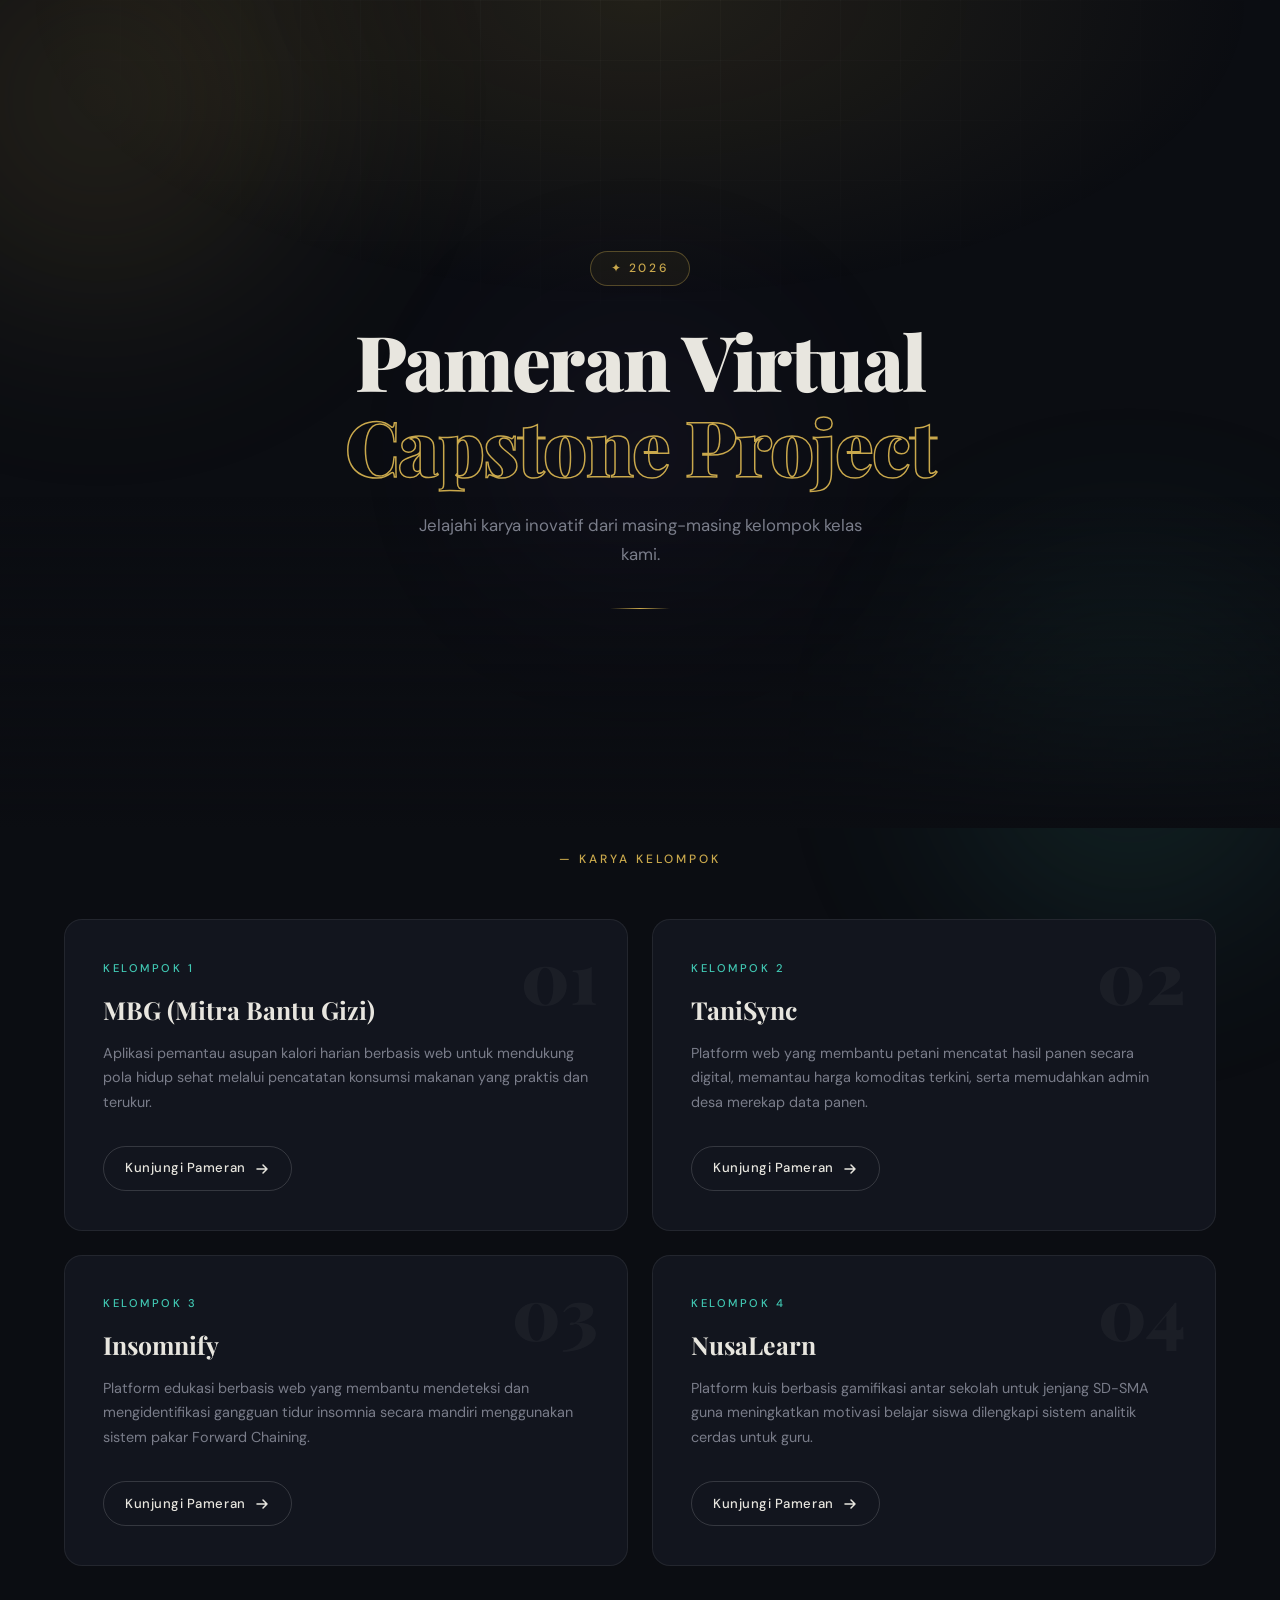
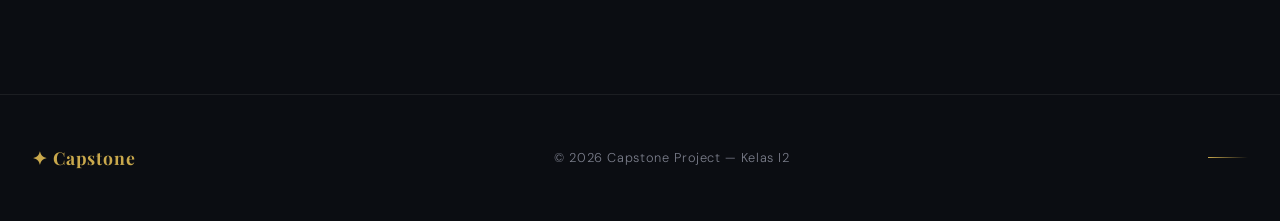
<file: index.html>
<!DOCTYPE html>
<html lang="id">
<head>
    <meta charset="UTF-8">
    <meta name="viewport" content="width=device-width, initial-scale=1.0">
    <title>Pameran Virtual Capstone Project</title>
    <link rel="stylesheet" href="style.css">
    <link href="https://fonts.googleapis.com/css2?family=Playfair+Display:wght@700;900&family=DM+Sans:wght@300;400;500&display=swap" rel="stylesheet">
</head>
<body>

    <div class="bg-blob blob-1"></div>
    <div class="bg-blob blob-2"></div>
    <div class="bg-blob blob-3"></div>

    <header>
        <div class="header-inner">
            <div class="badge">✦ 2026</div>
            <h1>Pameran Virtual<br><span class="accent">Capstone Project</span></h1>
            <p class="subtitle">Jelajahi karya inovatif dari masing-masing kelompok kelas kami.</p>
            <div class="header-line"></div>
        </div>
    </header>

    <main>
        <section class="section-label">
            <span>— Karya Kelompok</span>
        </section>

        <div class="gallery-container">

            <div class="card" style="--i:0">
                <div class="card-number">01</div>
                <div class="card-glow"></div>
                <div class="card-body">
                    <p class="group-tag">Kelompok 1</p>
                    <h2>MBG (Mitra Bantu Gizi)</h2>
                    <p class="description">Aplikasi pemantau asupan kalori harian berbasis web untuk mendukung pola hidup sehat melalui pencatatan konsumsi makanan yang praktis dan terukur.</p>
                </div>
                <a href="./kelompok-1/index.html" class="btn">
                    <span>Kunjungi Pameran</span>
                    <svg width="16" height="16" viewBox="0 0 16 16" fill="none"><path d="M3 8h10M9 4l4 4-4 4" stroke="currentColor" stroke-width="1.5" stroke-linecap="round" stroke-linejoin="round"/></svg>
                </a>
            </div>

            <div class="card" style="--i:1">
                <div class="card-number">02</div>
                <div class="card-glow"></div>
                <div class="card-body">
                    <p class="group-tag">Kelompok 2</p>
                    <h2>TaniSync</h2>
                    <p class="description">Platform web yang membantu petani mencatat hasil panen secara digital, memantau harga komoditas terkini, serta memudahkan admin desa merekap data panen.</p>
                </div>
                <a href="./kelompok-2/index.html" class="btn">
                    <span>Kunjungi Pameran</span>
                    <svg width="16" height="16" viewBox="0 0 16 16" fill="none"><path d="M3 8h10M9 4l4 4-4 4" stroke="currentColor" stroke-width="1.5" stroke-linecap="round" stroke-linejoin="round"/></svg>
                </a>
            </div>

            <div class="card" style="--i:2">
                <div class="card-number">03</div>
                <div class="card-glow"></div>
                <div class="card-body">
                    <p class="group-tag">Kelompok 3</p>
                    <h2>Insomnify</h2>
                    <p class="description">Platform edukasi berbasis web yang membantu mendeteksi dan mengidentifikasi gangguan tidur insomnia secara mandiri menggunakan sistem pakar Forward Chaining.</p>
                </div>
                <a href="./kelompok-3/index.html" class="btn">
                    <span>Kunjungi Pameran</span>
                    <svg width="16" height="16" viewBox="0 0 16 16" fill="none"><path d="M3 8h10M9 4l4 4-4 4" stroke="currentColor" stroke-width="1.5" stroke-linecap="round" stroke-linejoin="round"/></svg>
                </a>
            </div>

            <div class="card" style="--i:3">
                <div class="card-number">04</div>
                <div class="card-glow"></div>
                <div class="card-body">
                    <p class="group-tag">Kelompok 4</p>
                    <h2>NusaLearn</h2>
                    <p class="description">Platform kuis berbasis gamifikasi antar sekolah untuk jenjang SD-SMA guna meningkatkan motivasi belajar siswa dilengkapi sistem analitik cerdas untuk guru.</p>
                </div>
                <a href="./kelompok-4/index.html" class="btn">
                    <span>Kunjungi Pameran</span>
                    <svg width="16" height="16" viewBox="0 0 16 16" fill="none"><path d="M3 8h10M9 4l4 4-4 4" stroke="currentColor" stroke-width="1.5" stroke-linecap="round" stroke-linejoin="round"/></svg>
                </a>
            </div>

        </div>
    </main>

    <footer>
        <div class="footer-inner">
            <div class="footer-logo">✦ Capstone</div>
            <p>&copy; 2026 Capstone Project — Kelas I2</p>
            <div class="footer-deco"></div>
        </div>
    </footer>

</body>
</html>
</file>
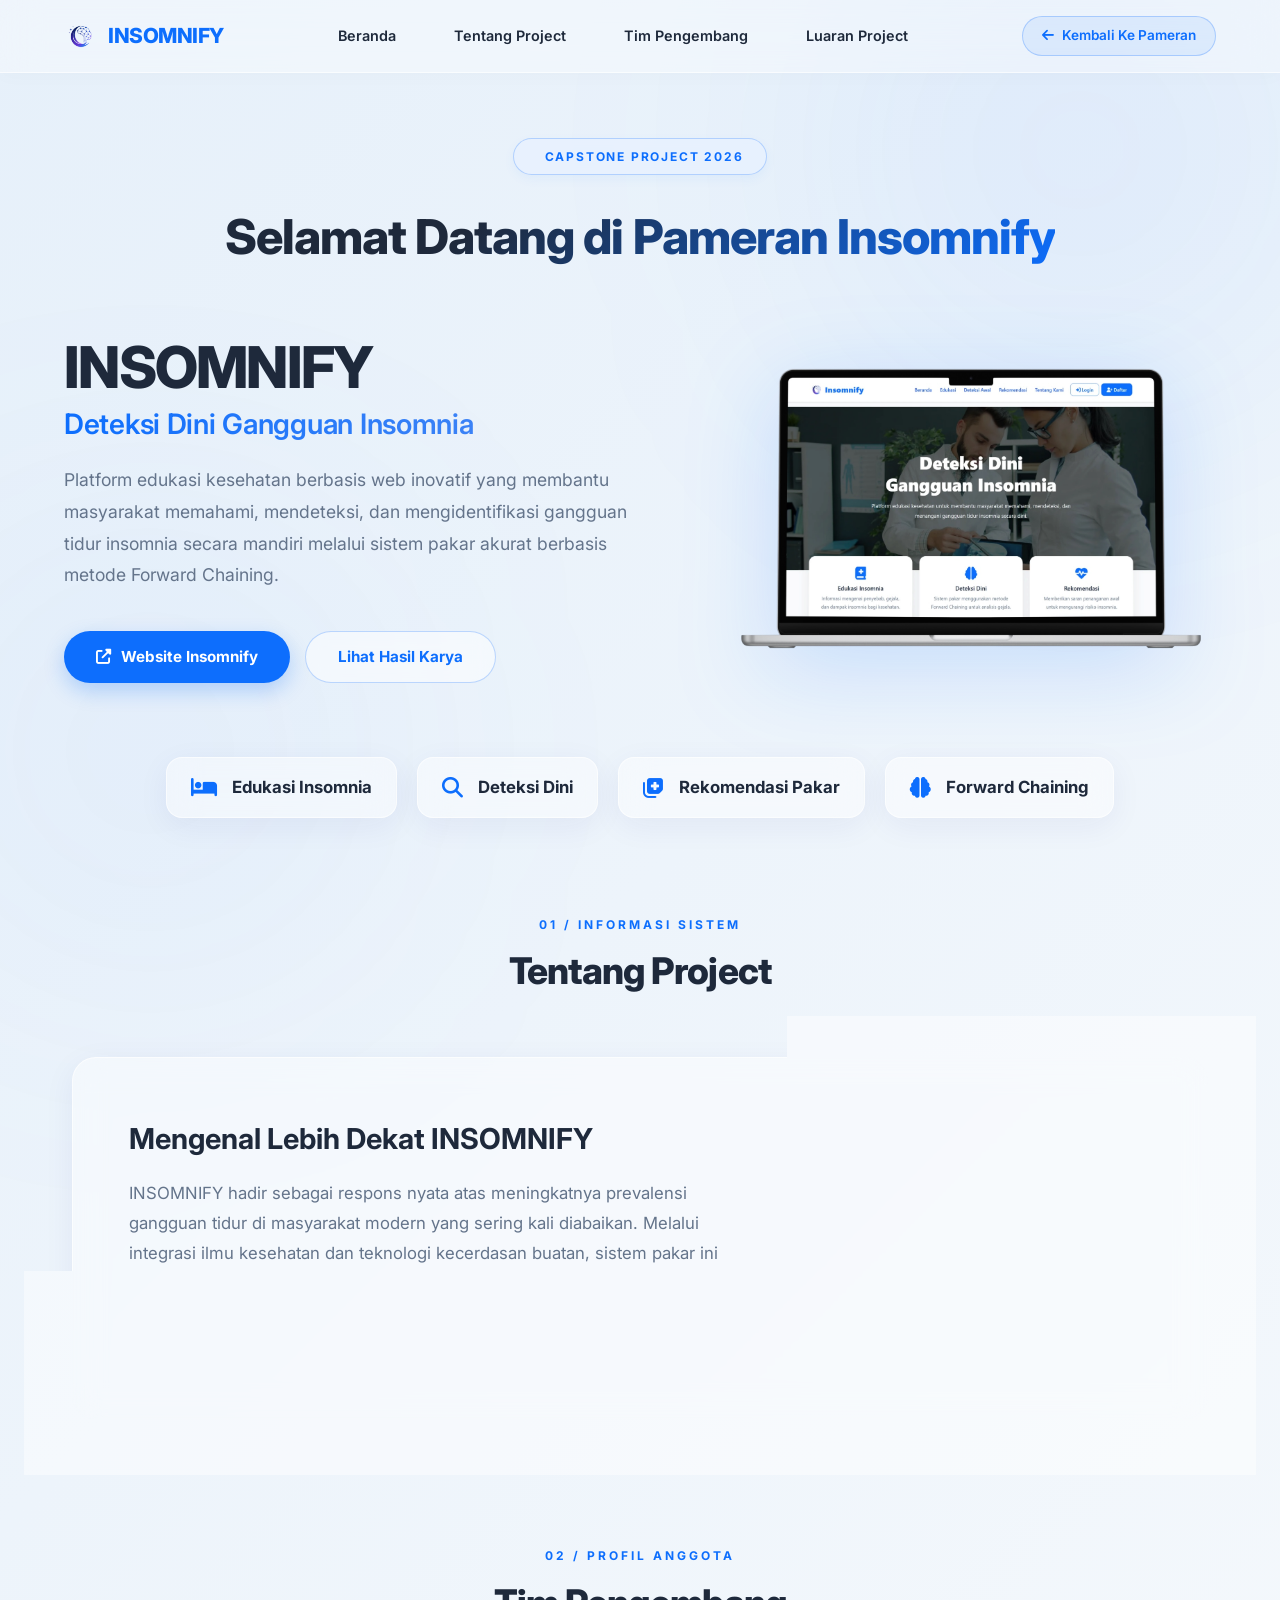
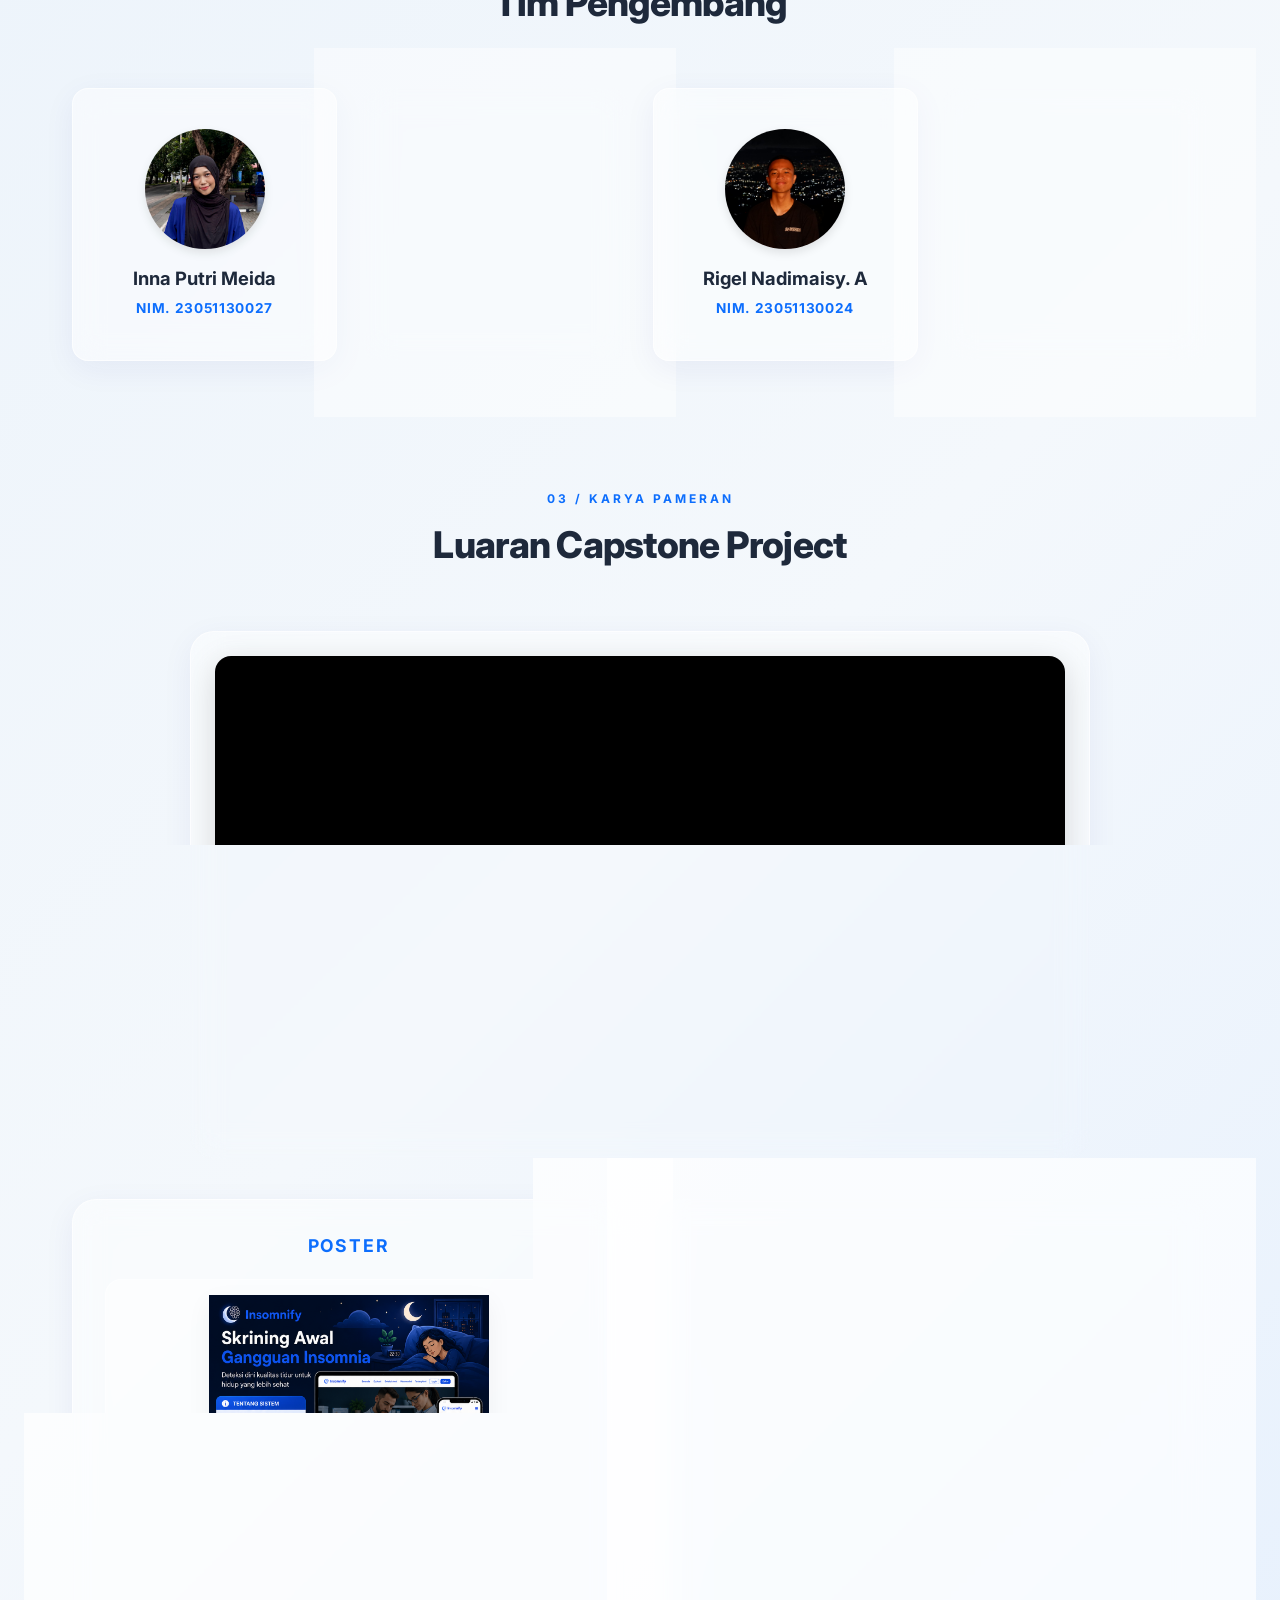
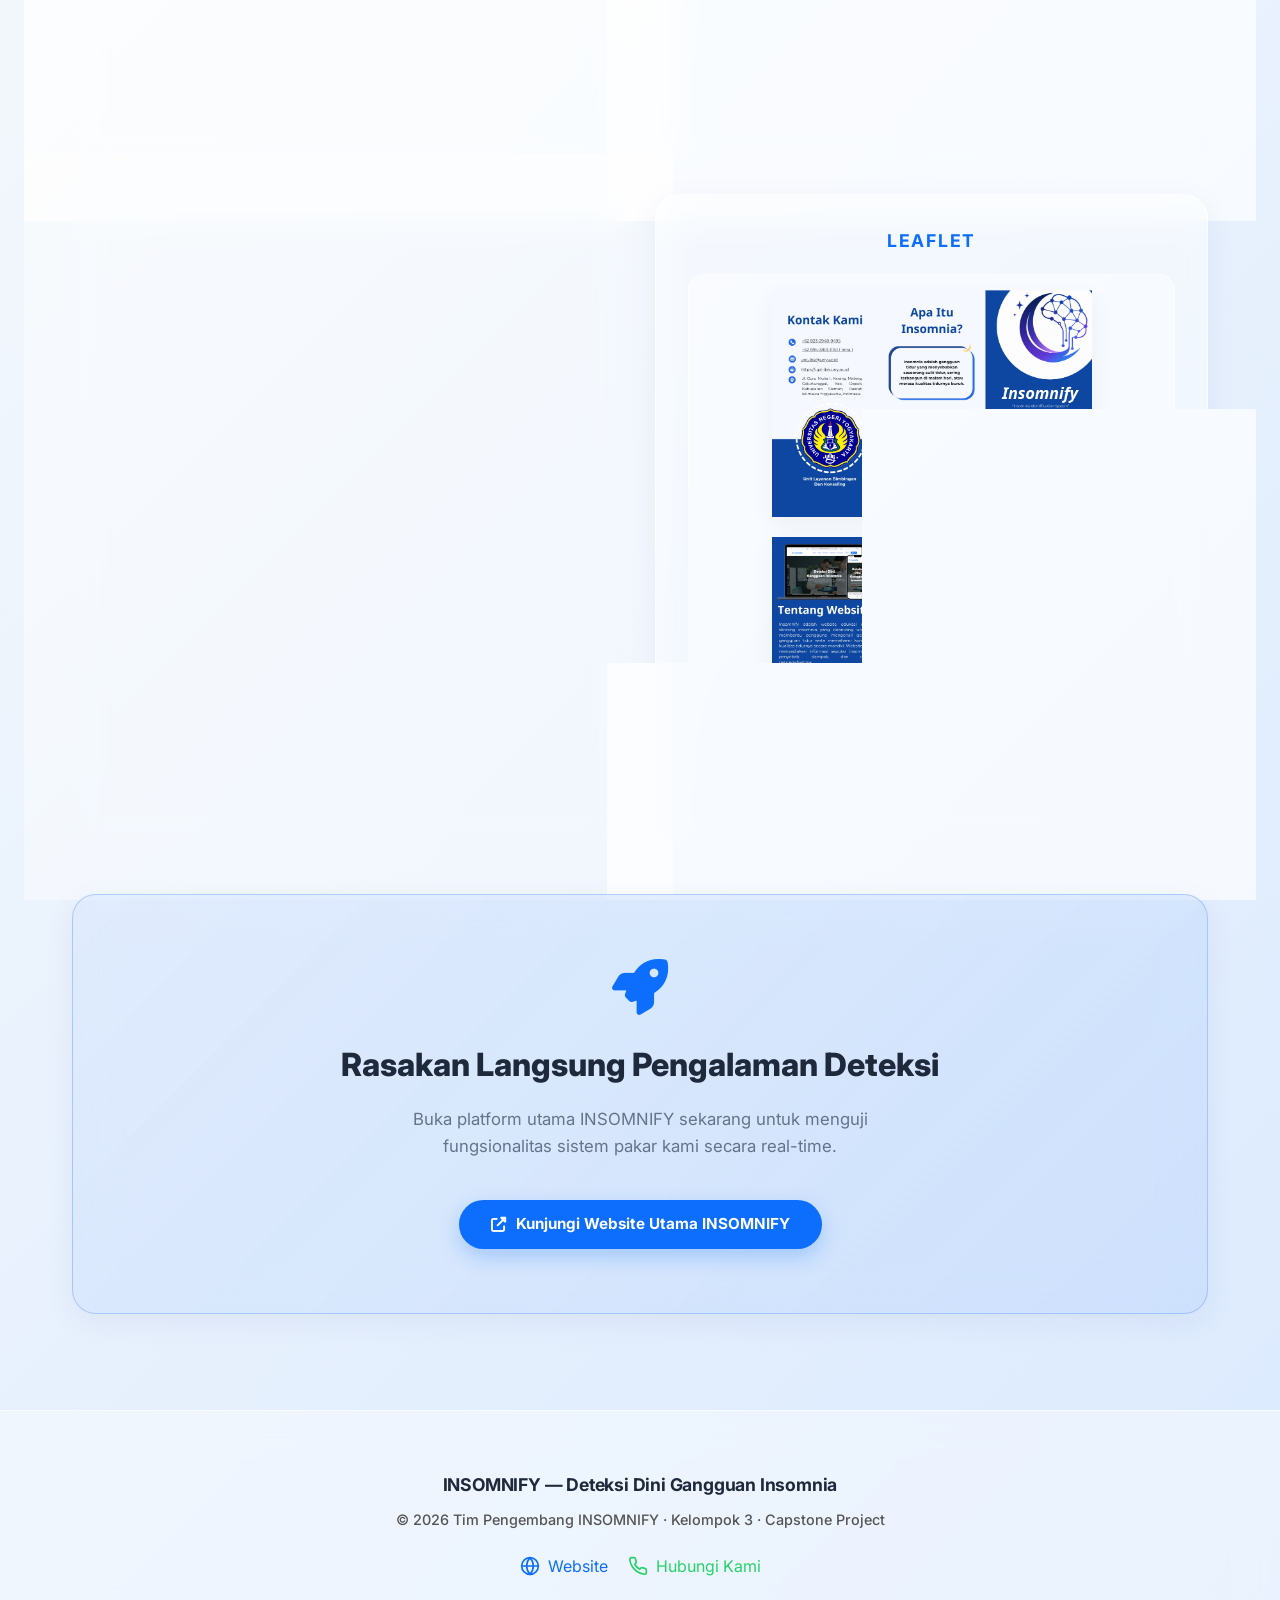
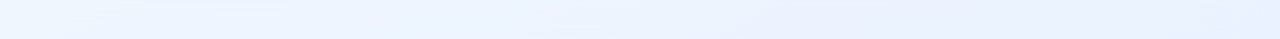
<file: kelompok-3/index.html>
<!DOCTYPE html>
<html lang="id">

<head>
    <meta charset="UTF-8">
    <meta name="viewport" content="width=device-width, initial-scale=1.0">
    <title>INSOMNIFY — Deteksi Dini Gangguan Insomnia | Kelompok 3</title>
    <link href="https://fonts.googleapis.com/css2?family=Inter:wght@300;400;500;600;700;800&display=swap"
        rel="stylesheet">
    <link rel="stylesheet" href="https://cdnjs.cloudflare.com/ajax/libs/font-awesome/6.4.0/css/all.min.css">
    <link rel="stylesheet" href="style.css">
</head>

<body>

    <div class="bg-orb orb-1"></div>
    <div class="bg-orb orb-2"></div>

    <nav class="top-nav">
        <div class="nav-logo">
            <img src="assets/logo.png" alt="Logo Insomnify" class="brand-logo-img"> INSOMNIFY
        </div>

        <button class="menu-toggle" id="mobile-menu-btn" aria-label="Buka Menu Navigasi">
            <span></span>
            <span></span>
            <span></span>
        </button>

        <ul class="nav-links" id="nav-menu-links">
            <li><a href="#hero">Beranda</a></li>
            <li><a href="#about">Tentang Project</a></li>
            <li><a href="#team">Tim Pengembang</a></li>
            <li><a href="#luaran">Luaran Project</a></li>
        </ul>

        <a href="../index.html" class="back-pameran">
            <i class="fas fa-arrow-left"></i> Kembali Ke Pameran
        </a>
    </nav>

    <header id="hero" class="hero">
        <div class="welcome-header">
            <div class="hero-chip">
                <i class="fas fa-sparkles"></i> Capstone Project 2026
            </div>
            <h2>Selamat Datang di Pameran Insomnify</h2>
        </div>

        <div class="hero-inner">
            <h1>INSOMNIFY <span>Deteksi Dini Gangguan Insomnia</span></h1>
            <p class="hero-desc">Platform edukasi kesehatan berbasis web inovatif yang membantu masyarakat memahami,
                mendeteksi, dan mengidentifikasi gangguan tidur insomnia secara mandiri melalui sistem pakar akurat
                berbasis metode Forward Chaining.</p>
            <div class="hero-buttons">
                <a href="https://insomnify.vercel.app/" target="_blank" class="btn btn-primary">
                    <i class="fas fa-external-link-alt"></i> Website Insomnify
                </a>
                <a href="#luaran" class="btn btn-secondary">Lihat Hasil Karya</a>
            </div>
        </div>

        <div class="hero-visual">
            <img src="assets/Insomnify.png" alt="Mockup Aplikasi INSOMNIFY" class="hero-mockup-img">
        </div>

        <div class="hero-bottom-pills">
            <div class="glass-pill"><i class="fas fa-bed"></i> Edukasi Insomnia</div>
            <div class="glass-pill"><i class="fas fa-search"></i> Deteksi Dini</div>
            <div class="glass-pill"><i class="fas fa-notes-medical"></i> Rekomendasi Pakar</div>
            <div class="glass-pill"><i class="fas fa-brain"></i> Forward Chaining</div>
        </div>
    </header>

    <main class="container">

        <section id="about" class="section-block">
            <div class="section-header">
                <span class="section-tag">01 / Informasi Sistem</span>
                <h2>Tentang Project</h2>
            </div>
            <div class="about-glass-card">
                <div class="about-text">
                    <h3>Mengenal Lebih Dekat INSOMNIFY</h3>
                    <p>INSOMNIFY hadir sebagai respons nyata atas meningkatnya prevalensi gangguan tidur di masyarakat
                        modern yang sering kali diabaikan. Melalui integrasi ilmu kesehatan dan teknologi kecerdasan
                        buatan, sistem pakar ini melakukan pelacakan penalaran maju secara sistematis untuk menarik
                        kesimpulan diagnosis awal berdasarkan indikasi atau gejala klinis tidur yang dirasakan pengguna.
                    </p>
                </div>
                <div class="about-stats">
                    <div class="stat-item">
                        <span class="stat-val">Forward Chaining</span>
                        <span class="stat-lbl">Metode Sistem Pakar</span>
                    </div>
                    <div class="stat-item">
                        <span class="stat-val">Responsive Web</span>
                        <span class="stat-lbl">Arsitektur Platform</span>
                    </div>
                    <div class="stat-item">
                        <span class="stat-val">2026</span>
                        <span class="stat-lbl">Tahun Pengembangan</span>
                    </div>
                </div>
            </div>
        </section>

        <section id="team" class="section-block">
            <div class="section-header">
                <span class="section-tag">02 / Profil Anggota</span>
                <h2>Tim Pengembang</h2>
            </div>
            <div class="team-grid" id="team-container"></div>
        </section>

        <section id="luaran" class="section-block">
            <div class="section-header">
                <span class="section-tag">03 / Karya Pameran</span>
                <h2>Luaran Capstone Project</h2>
            </div>

            <div class="luaran-layout">
                <div class="video-glass-container">
                    <div class="video-player-wrapper">
                        <iframe src="https://www.youtube.com/embed/11gQ963oszg" title="Video Demo"
                            allow="accelerometer; autoplay; clipboard-write; encrypted-media; gyroscope; picture-in-picture"
                            allowfullscreen>
                        </iframe>
                    </div>
                </div>
            </div>

            <div class="media-showcase-grid">

                <div class="media-glass-box">
                    <h3>Poster</h3>
                    <div class="img-wrapper">
                        <img src="assets/Poster.png" alt="Poster Insomnify" class="modal-trigger"
                            data-img="assets/Poster.png">
                    </div>
                </div>

                <div class="media-glass-box">
                    <h3>Banner</h3>
                    <div class="img-wrapper">
                        <img src="assets/Banner.png" alt="Banner Insomnify" class="modal-trigger"
                            data-img="assets/Banner.png">
                    </div>
                </div>

                <div class="media-glass-box">
                    <h3>Buku Panduan</h3>
                    <div class="img-wrapper">
                        <img src="assets/Cover Buku Panduan.png" alt="Cover Buku Panduan Insomnify"
                            class="modal-trigger" data-img="assets/Cover Buku Panduan.png">
                    </div>
                    <a href="assets/Buku Panduan.pdf" target="_blank" class="pdf-btn-open">
                        <i class="fas fa-file-pdf"></i> Baca PDF Selengkapnya
                    </a>
                </div>

                <div class="media-glass-box">
                    <h3>Leaflet</h3>
                    <div class="img-wrapper"
                        style="display: flex; flex-direction: column; gap: 20px; align-items: center;">
                        <div style="width: 100%; max-width: 320px; text-align: center;">
                            <img src="assets/Leaflet1.png" alt="Leaflet Edukasi Halaman 1" class="modal-trigger"
                                data-img="assets/Leaflet1.png"
                                style="width: 100%; height: auto; display: block; margin: 0 auto;">
                        </div>
                        <div style="width: 100%; max-width: 320px; text-align: center;">
                            <img src="assets/Leaflet2.png" alt="Leaflet Edukasi Halaman 2" class="modal-trigger"
                                data-img="assets/Leaflet2.png"
                                style="width: 100%; height: auto; display: block; margin: 0 auto;">
                        </div>
                    </div>
                    <p style="font-size: 0.8rem; color: var(--text-muted); margin-top: -0.5rem;">*Klik pada
                        masing-masing halaman untuk memperbesar</p>
                </div>

            </div>

            <div class="demo-cta-box">
                <i class="fas fa-rocket cta-icon"></i>
                <h3>Rasakan Langsung Pengalaman Deteksi</h3>
                <p>Buka platform utama INSOMNIFY sekarang untuk menguji fungsionalitas sistem pakar kami secara
                    real-time.</p>
                <a href="https://insomnify.vercel.app/" target="_blank" class="btn btn-primary btn-large">
                    <i class="fas fa-external-link-alt"></i> Kunjungi Website Utama INSOMNIFY
                </a>
            </div>
            </div>
        </section>

    </main>

    <div id="imageModal" class="modal-box">
        <span class="close-modal">&times;</span>
        <img class="modal-content" id="modalImg" alt="Pratinjau Gambar">
    </div>

<footer>
    <div class="footer-inner" style="text-align: center; padding: 20px;">
        <p class="footer-title" style="font-weight: bold;">INSOMNIFY — Deteksi Dini Gangguan Insomnia</p>
        <p class="footer-copy" style="font-size: 0.9em; color: #555;">&copy; 2026 Tim Pengembang INSOMNIFY · Kelompok 3 · Capstone Project</p>
        
        <div class="footer-links" style="display: flex; justify-content: center; gap: 20px; margin-top: 15px;">
            
            <!-- Tautan Website -->
            <a href="https://insomnify.vercel.app/" target="_blank" rel="noopener noreferrer" style="text-decoration: none; color: #0d6efd; display: flex; align-items: center; gap: 8px;">
                <svg width="20" height="20" viewBox="0 0 24 24" fill="none" stroke="currentColor" stroke-width="2" stroke-linecap="round" stroke-linejoin="round">
                    <circle cx="12" cy="12" r="10"></circle>
                    <line x1="2" y1="12" x2="22" y2="12"></line>
                    <path d="M12 2a15.3 15.3 0 0 1 4 10 15.3 15.3 0 0 1-4 10 15.3 15.3 0 0 1-4-10 15.3 15.3 0 0 1 4-10z"></path>
                </svg>
                <span>Website</span>
            </a>
            
            <!-- Tautan WhatsApp -->
            <a href="https://wa.me/62895380111151" target="_blank" rel="noopener noreferrer" style="text-decoration: none; color: #25D366; display: flex; align-items: center; gap: 8px;">
                <svg width="20" height="20" viewBox="0 0 24 24" fill="none" stroke="currentColor" stroke-width="2" stroke-linecap="round" stroke-linejoin="round">
                    <path d="M22 16.92v3a2 2 0 0 1-2.18 2 19.79 19.79 0 0 1-8.63-3.07 19.5 19.5 0 0 1-6-6 19.79 19.79 0 0 1-3.07-8.67A2 2 0 0 1 4.11 2h3a2 2 0 0 1 2 1.72 12.84 12.84 0 0 0 .7 2.81 2 2 0 0 1-.45 2.11L8.09 9.91a16 16 0 0 0 6 6l1.27-1.27a2 2 0 0 1 2.11-.45 12.84 12.84 0 0 0 2.81.7A2 2 0 0 1 22 16.92z"></path>
                </svg>
                <span>Hubungi Kami</span>
            </a>

        </div>
    </div>
</footer>

    <script src="script.js"></script>
</body>

</html>
</file>
<file: style.css>
/* ─── Reset & Tokens ──────────────────────────────── */
*, *::before, *::after {
    box-sizing: border-box;
    margin: 0;
    padding: 0;
}

:root {
    --bg:        #0b0d12;
    --surface:   #12151e;
    --surface2:  #191d2b;
    --border:    rgba(255,255,255,0.07);
    --gold:      #c9a84c;
    --gold-dim:  #8a6d2f;
    --teal:      #41c9b4;
    --text:      #e8e6df;
    --muted:     #7a7d8a;
    --radius:    18px;
    --font-head: 'Playfair Display', Georgia, serif;
    --font-body: 'DM Sans', sans-serif;
}

html { scroll-behavior: smooth; }

body {
    background: var(--bg);
    color: var(--text);
    font-family: var(--font-body);
    font-weight: 300;
    line-height: 1.7;
    min-height: 100vh;
    overflow-x: hidden;
}

/* ─── Animated Background Blobs ──────────────────── */
.bg-blob {
    position: fixed;
    border-radius: 50%;
    filter: blur(100px);
    opacity: 0.18;
    pointer-events: none;
    z-index: 0;
    animation: drift 18s ease-in-out infinite alternate;
}

.blob-1 {
    width: 600px; height: 600px;
    background: radial-gradient(circle, #c9a84c, transparent 70%);
    top: -200px; left: -200px;
    animation-delay: 0s;
}

.blob-2 {
    width: 500px; height: 500px;
    background: radial-gradient(circle, #41c9b4, transparent 70%);
    bottom: -100px; right: -100px;
    animation-delay: -6s;
}

.blob-3 {
    width: 400px; height: 400px;
    background: radial-gradient(circle, #7c5cbf, transparent 70%);
    top: 50%; left: 50%;
    transform: translate(-50%, -50%);
    animation-delay: -12s;
    opacity: 0.10;
}

@keyframes drift {
    from { transform: translate(0, 0) scale(1); }
    to   { transform: translate(40px, 60px) scale(1.1); }
}

/* ─── Header ──────────────────────────────────────── */
header {
    position: relative;
    z-index: 1;
    min-height: 92vh;
    display: flex;
    flex-direction: column;
    align-items: center;
    justify-content: center;
    text-align: center;
    padding: 6rem 2rem 4rem;
    overflow: hidden;
}

header::before {
    content: '';
    position: absolute;
    inset: 0;
    background: 
        radial-gradient(ellipse 80% 60% at 50% 0%, rgba(201,168,76,0.12) 0%, transparent 60%),
        linear-gradient(180deg, rgba(11,13,18,0) 60%, rgba(11,13,18,1) 100%);
    pointer-events: none;
}

/* Decorative grid lines */
header::after {
    content: '';
    position: absolute;
    inset: 0;
    background-image:
        linear-gradient(rgba(255,255,255,0.025) 1px, transparent 1px),
        linear-gradient(90deg, rgba(255,255,255,0.025) 1px, transparent 1px);
    background-size: 60px 60px;
    mask-image: radial-gradient(ellipse 80% 70% at 50% 0%, black 0%, transparent 70%);
    pointer-events: none;
}

.header-inner {
    position: relative;
    z-index: 2;
    max-width: 760px;
    animation: fadeUp 1s ease both;
}

.badge {
    display: inline-block;
    font-family: var(--font-body);
    font-size: 0.75rem;
    font-weight: 500;
    letter-spacing: 0.22em;
    text-transform: uppercase;
    color: var(--gold);
    border: 1px solid rgba(201,168,76,0.35);
    padding: 0.4rem 1.2rem;
    border-radius: 100px;
    margin-bottom: 2rem;
    background: rgba(201,168,76,0.06);
    animation: fadeUp 0.9s 0.1s ease both;
}

header h1 {
    font-family: var(--font-head);
    font-size: clamp(2.8rem, 6vw, 5.5rem);
    font-weight: 900;
    line-height: 1.1;
    letter-spacing: -0.02em;
    color: var(--text);
    margin-bottom: 1.5rem;
    animation: fadeUp 0.9s 0.2s ease both;
}

header h1 .accent {
    color: transparent;
    -webkit-text-stroke: 1.5px var(--gold);
    display: block;
}

.subtitle {
    font-size: 1.05rem;
    color: var(--muted);
    max-width: 480px;
    margin: 0 auto 2.5rem;
    font-weight: 400;
    animation: fadeUp 0.9s 0.3s ease both;
}

.header-line {
    width: 60px;
    height: 1px;
    background: linear-gradient(90deg, transparent, var(--gold), transparent);
    margin: 0 auto;
    animation: expandLine 1.2s 0.6s ease both;
}

@keyframes expandLine {
    from { width: 0; opacity: 0; }
    to   { width: 60px; opacity: 1; }
}

.scroll-hint {
    position: absolute;
    bottom: 3rem;
    left: 50%;
    transform: translateX(-50%);
    z-index: 2;
    display: flex;
    flex-direction: column;
    align-items: center;
    gap: 0.5rem;
    color: var(--muted);
    font-size: 0.7rem;
    letter-spacing: 0.15em;
    text-transform: uppercase;
    animation: fadeUp 1s 1s ease both;
}

.scroll-arrow {
    animation: bounce 2s infinite;
    font-size: 1rem;
}

@keyframes bounce {
    0%, 100% { transform: translateY(0); }
    50%       { transform: translateY(6px); }
}

/* ─── Section Label ───────────────────────────────── */
.section-label {
    position: relative;
    z-index: 1;
    text-align: center;
    margin-bottom: 3rem;
    padding-top: 1rem;
}

.section-label span {
    font-size: 0.75rem;
    letter-spacing: 0.25em;
    text-transform: uppercase;
    color: var(--gold);
    font-weight: 500;
}

/* ─── Gallery Grid ────────────────────────────────── */
main {
    position: relative;
    z-index: 1;
    padding-bottom: 8rem;
}

.gallery-container {
    display: grid;
    grid-template-columns: repeat(2, 1fr);
    gap: 1.5rem;
    padding: 0 clamp(1.5rem, 5vw, 4rem);
    max-width: 1280px;
    margin: 0 auto;
}

/* ─── Cards ───────────────────────────────────────── */
.card {
    position: relative;
    background: var(--surface);
    border: 1px solid var(--border);
    border-radius: var(--radius);
    padding: 2.4rem;
    display: flex;
    flex-direction: column;
    gap: 0;
    overflow: hidden;
    cursor: default;
    transition: transform 0.4s cubic-bezier(0.22,1,0.36,1),
                border-color 0.4s ease,
                box-shadow 0.4s ease;

    animation: fadeUp 0.7s calc(var(--i) * 0.12s + 0.1s) ease both;
}

.card:hover {
    transform: translateY(-8px);
    border-color: rgba(201,168,76,0.3);
    box-shadow: 0 24px 64px rgba(0,0,0,0.4), 0 0 0 1px rgba(201,168,76,0.1);
}

/* Shimmer corner accent */
.card::before {
    content: '';
    position: absolute;
    top: 0; right: 0;
    width: 120px; height: 120px;
    background: radial-gradient(circle at top right, rgba(201,168,76,0.12), transparent 70%);
    border-radius: 0 var(--radius) 0 0;
    transition: opacity 0.4s;
    opacity: 0;
}

.card:hover::before { opacity: 1; }

/* Glow pulse on hover */
.card-glow {
    position: absolute;
    inset: 0;
    border-radius: var(--radius);
    background: radial-gradient(ellipse 60% 60% at 50% 0%, rgba(65,201,180,0.06), transparent);
    opacity: 0;
    transition: opacity 0.4s;
    pointer-events: none;
}

.card:hover .card-glow { opacity: 1; }

/* Large ghost number */
.card-number {
    font-family: var(--font-head);
    font-size: 4.5rem;
    font-weight: 900;
    color: rgba(255,255,255,0.04);
    line-height: 1;
    position: absolute;
    top: 1.2rem;
    right: 1.8rem;
    user-select: none;
    transition: color 0.4s;
}

.card:hover .card-number {
    color: rgba(201,168,76,0.10);
}

.card-body {
    flex: 1;
    margin-bottom: 2rem;
}

.group-tag {
    font-size: 0.7rem;
    font-weight: 500;
    letter-spacing: 0.22em;
    text-transform: uppercase;
    color: var(--teal);
    margin-bottom: 1rem;
}

.card h2 {
    font-family: var(--font-head);
    font-size: 1.55rem;
    font-weight: 700;
    line-height: 1.25;
    color: var(--text);
    margin-bottom: 1rem;
}

.description {
    color: var(--muted);
    font-size: 0.9rem;
    line-height: 1.7;
    font-weight: 400;
}

/* ─── Button ──────────────────────────────────────── */
.btn {
    display: inline-flex;
    align-items: center;
    gap: 0.55rem;
    background: transparent;
    color: var(--text);
    border: 1px solid rgba(255,255,255,0.15);
    padding: 0.65rem 1.3rem;
    border-radius: 100px;
    font-family: var(--font-body);
    font-size: 0.82rem;
    font-weight: 500;
    letter-spacing: 0.04em;
    text-decoration: none;
    transition: background 0.3s, border-color 0.3s, color 0.3s, gap 0.3s;
    align-self: flex-start;
}

.btn svg {
    transition: transform 0.3s cubic-bezier(0.22,1,0.36,1);
    flex-shrink: 0;
}

.btn:hover {
    background: var(--gold);
    border-color: var(--gold);
    color: #0b0d12;
    gap: 0.75rem;
}

.btn:hover svg {
    transform: translateX(4px);
}

/* ─── Footer ──────────────────────────────────────── */
footer {
    position: relative;
    z-index: 1;
    border-top: 1px solid var(--border);
    padding: 3rem 2rem;
}

.footer-inner {
    max-width: 1280px;
    margin: 0 auto;
    display: flex;
    align-items: center;
    justify-content: space-between;
    gap: 1rem;
    flex-wrap: wrap;
}

.footer-logo {
    font-family: var(--font-head);
    font-size: 1.1rem;
    font-weight: 700;
    color: var(--gold);
    letter-spacing: 0.05em;
}

footer p {
    font-size: 0.8rem;
    color: var(--muted);
    letter-spacing: 0.05em;
}

.footer-deco {
    width: 40px;
    height: 1px;
    background: linear-gradient(90deg, var(--gold), transparent);
}

/* ─── Keyframes ───────────────────────────────────── */
@keyframes fadeUp {
    from { opacity: 0; transform: translateY(28px); }
    to   { opacity: 1; transform: translateY(0); }
}

/* ─── Responsive ──────────────────────────────────── */
@media (max-width: 600px) {
    header h1 { font-size: 2.6rem; }

    .gallery-container {
        grid-template-columns: 1fr;
        padding: 0 1.2rem;
    }


    .footer-deco { display: none; }
    .footer-inner { justify-content: center; text-align: center; }
}
</file>
<file: kelompok-3/style.css>
/* ─── RESET & VARIABEL UTAMA (TEMA BIRU PUTIH GLOSSY) ──────────────── */
*,
*::before,
*::after {
    box-sizing: border-box;
    margin: 0;
    padding: 0;
}

:root {
    --bg-gradient: linear-gradient(135deg, #e6f0fa 0%, #f4f8fc 50%, #dbeafe 100%);
    --primary-blue: #0d6efd;
    --primary-dark: #0a58ca;
    --text-dark: #1e293b;
    --text-muted: #64748b;

    /* Glassmorphism Tokens */
    --glass-bg: rgba(255, 255, 255, 0.45);
    --glass-bg-hover: rgba(255, 255, 255, 0.75);
    --glass-border: rgba(255, 255, 255, 0.6);
    --glass-border-blue: rgba(13, 110, 253, 0.25);
    --glass-shadow: 0 8px 32px 0 rgba(31, 38, 135, 0.06);
    --glass-shadow-hover: 0 12px 40px 0 rgba(13, 110, 253, 0.15);
    --radius-lg: 24px;
    --radius-md: 16px;
    --transition: all 0.4s cubic-bezier(0.16, 1, 0.3, 1);
}

html {
    scroll-behavior: smooth;
}

body {
    background: var(--bg-gradient);
    color: var(--text-dark);
    font-family: 'Inter', sans-serif;
    line-height: 1.6;
    min-height: 100vh;
    overflow-x: hidden;
    position: relative;
}

/* ─── GLOWING BACKGROUND ORBS ────────────────────────────────────── */
.bg-orb {
    position: fixed;
    border-radius: 50%;
    filter: blur(140px);
    pointer-events: none;
    z-index: -1;
    animation: orbDrift 25s ease-in-out infinite alternate;
}

.orb-1 {
    width: 600px;
    height: 600px;
    background: radial-gradient(circle, rgba(13, 110, 253, 0.15), transparent 70%);
    top: -150px;
    right: -100px;
}

.orb-2 {
    width: 500px;
    height: 500px;
    background: radial-gradient(circle, rgba(59, 130, 246, 0.12), transparent 70%);
    bottom: -100px;
    left: -100px;
    animation-delay: -8s;
}

@keyframes orbDrift {
    from {
        transform: translate(0, 0) scale(1);
    }

    to {
        transform: translate(60px, 80px) scale(1.2);
    }
}

/* ─── NAVIGATION BAR (STICKY GLASS) ──────────────────────────────── */
.top-nav {
    position: sticky;
    top: 0;
    z-index: 1000;
    display: flex;
    align-items: center;
    justify-content: space-between;
    padding: 1rem 4rem;
    background: rgba(255, 255, 255, 0.35);
    backdrop-filter: blur(20px);
    -webkit-backdrop-filter: blur(20px);
    border-bottom: 1px solid var(--glass-border);
    box-shadow: 0 4px 18px rgba(0, 0, 0, 0.02);
}

.nav-logo {
    display: flex;
    align-items: center;
    gap: 12px;
    font-weight: 800;
    font-size: 1.3rem;
    color: var(--primary-blue);
    letter-spacing: -0.5px;
}

.brand-logo-img {
    height: 32px;
    width: auto;
    object-fit: contain;
}

.nav-links {
    display: flex;
    gap: 1.5rem;
    list-style: none;
}

.nav-links a {
    text-decoration: none;
    color: var(--text-dark);
    font-size: 0.9rem;
    font-weight: 600;
    padding: 0.5rem 1rem;
    border-radius: 100px;
    transition: var(--transition);
    border: 1px solid transparent;
}

.nav-links a:hover {
    color: var(--primary-blue);
    background: rgba(255, 255, 255, 0.6);
    border-color: var(--glass-border-blue);
    backdrop-filter: blur(5px);
}

.back-pameran {
    display: inline-flex;
    align-items: center;
    gap: 8px;
    background: rgba(13, 110, 253, 0.08);
    border: 1px solid var(--glass-border-blue);
    padding: 0.5rem 1.2rem;
    border-radius: 100px;
    font-size: 0.85rem;
    font-weight: 600;
    color: var(--primary-blue);
    transition: var(--transition);
    text-decoration: none;
}

.back-pameran:hover {
    background: var(--primary-blue);
    color: white;
    transform: translateY(-1px);
    box-shadow: 0 4px 12px rgba(13, 110, 253, 0.2);
}

/* Hamburger Menu Icon (Garis 3) - Default Tersembunyi di Desktop */
.menu-toggle {
    display: none;
    flex-direction: column;
    justify-content: space-between;
    width: 30px;
    height: 21px;
    background: transparent;
    border: none;
    cursor: pointer;
    z-index: 1001;
}

.menu-toggle span {
    width: 100%;
    height: 3px;
    background-color: var(--primary-blue);
    border-radius: 10px;
    transition: all 0.3s linear;
}

/* ─── HERO SECTION (HALAMAN UTAMA) ─────────────────────────────────── */
.hero {
    display: grid;
    grid-template-columns: 1.1fr 0.9fr;
    align-items: center;
    gap: 2rem 4rem;
    padding: 4rem 4rem;
    max-width: 1300px;
    margin: 0 auto;
    min-height: 90vh;
}

/* Welcome Header di Tengah Atas */
.welcome-header {
    grid-column: 1 / -1;
    text-align: center;
    margin-bottom: 1.5rem;
    display: flex;
    flex-direction: column;
    align-items: center;
    gap: 16px;
}

.hero-chip {
    display: inline-flex;
    align-items: center;
    gap: 8px;
    font-size: 0.75rem;
    font-weight: 700;
    letter-spacing: 0.15em;
    text-transform: uppercase;
    color: var(--primary-blue);
    background: rgba(231, 241, 255, 0.7);
    border: 1px solid var(--glass-border-blue);
    padding: 0.5rem 1.4rem;
    border-radius: 100px;
    backdrop-filter: blur(5px);
    -webkit-backdrop-filter: blur(5px);
    box-shadow: 0 4px 12px rgba(13, 110, 253, 0.05);
}

.welcome-header h2 {
    font-size: clamp(2rem, 4vw, 3rem);
    font-weight: 800;
    letter-spacing: -0.02em;
    color: var(--text-dark);
    background: linear-gradient(135deg, var(--text-dark) 30%, var(--primary-blue));
    -webkit-background-clip: text;
    -webkit-text-fill-color: transparent;
    margin-top: 0.5rem;
}

.hero-inner {
    display: flex;
    flex-direction: column;
    align-items: flex-start;
}

.hero h1 {
    font-size: clamp(2.3rem, 4.5vw, 3.8rem);
    font-weight: 800;
    line-height: 1.15;
    letter-spacing: -0.03em;
    margin-bottom: 1.5rem;
}

.hero h1 span {
    display: block;
    font-size: clamp(1.3rem, 2.2vw, 2rem);
    font-weight: 600;
    color: var(--primary-blue);
    letter-spacing: -0.01em;
    margin-top: 0.5rem;
    background: linear-gradient(90deg, var(--primary-blue), #3b82f6);
    -webkit-background-clip: text;
    -webkit-text-fill-color: transparent;
}

.hero-desc {
    color: var(--text-muted);
    font-size: 1.1rem;
    max-width: 580px;
    margin-bottom: 2.5rem;
    line-height: 1.8;
}

.hero-buttons {
    display: flex;
    gap: 15px;
}

.btn {
    display: inline-flex;
    align-items: center;
    gap: 10px;
    padding: 0.8rem 2rem;
    border-radius: 100px;
    font-weight: 700;
    font-size: 0.95rem;
    text-decoration: none;
    transition: var(--transition);
    cursor: pointer;
}

.btn-primary {
    background: var(--primary-blue);
    color: white;
    box-shadow: 0 8px 20px rgba(13, 110, 253, 0.25);
}

.btn-primary:hover {
    background: var(--primary-dark);
    transform: translateY(-2px);
    box-shadow: 0 12px 24px rgba(13, 110, 253, 0.35);
}

.btn-secondary {
    background: rgba(255, 255, 255, 0.5);
    color: var(--primary-blue);
    border: 1px solid var(--glass-border-blue);
    backdrop-filter: blur(10px);
}

.btn-secondary:hover {
    background: rgba(255, 255, 255, 0.8);
    border-color: var(--primary-blue);
    transform: translateY(-2px);
}

/* Sisi Kanan: Visual Mockup Gambar Diperbesar */
.hero-visual {
    display: flex;
    justify-content: center;
    align-items: center;
    width: 100%;
}

.hero-mockup-img {
    width: 100%;
    max-width: 580px;
    height: auto;
    object-fit: contain;
    filter: drop-shadow(0 20px 45px rgba(13, 110, 253, 0.18));
    animation: floatMockup 6s ease-in-out infinite;
}

/* Bagian Bawah Hero: Pill Stack Horisontal */
.hero-bottom-pills {
    grid-column: 1 / -1;
    display: flex;
    justify-content: center;
    flex-wrap: wrap;
    gap: 20px;
    margin-top: 2.5rem;
    width: 100%;
}

.glass-pill {
    padding: 16px 24px;
    border-radius: var(--radius-md);
    background: var(--glass-bg);
    border: 1px solid var(--glass-border);
    color: var(--text-dark);
    font-weight: 700;
    font-size: 1.05rem;
    display: flex;
    align-items: center;
    gap: 15px;
    backdrop-filter: blur(15px);
    -webkit-backdrop-filter: blur(15px);
    box-shadow: var(--glass-shadow);
    transition: var(--transition);
    animation: floatPill 6s ease-in-out infinite;
}

.glass-pill:nth-child(1) {
    animation-delay: 0s;
}

.glass-pill:nth-child(2) {
    animation-delay: -1.5s;
}

.glass-pill:nth-child(3) {
    animation-delay: -3s;
}

.glass-pill:nth-child(4) {
    animation-delay: -4.5s;
}

.glass-pill:hover {
    transform: translateY(-5px) scale(1.03);
    background: var(--glass-bg-hover);
    border-color: var(--glass-border-blue);
    box-shadow: var(--glass-shadow-hover);
}

.glass-pill i {
    color: var(--primary-blue);
    font-size: 1.3rem;
}

@keyframes floatPill {

    0%,
    100% {
        transform: translateY(0px);
    }

    50% {
        transform: translateY(-10px);
    }
}

@keyframes floatMockup {

    0%,
    100% {
        transform: translateY(0px) rotate(0deg);
    }

    50% {
        transform: translateY(-12px) rotate(0.5deg);
    }
}

/* ─── SPESIFIKASI LAYOUT CONTAINER UTAMA ────────────────────────────── */
.container {
    max-width: 1200px;
    margin: 0 auto;
    padding: 2rem 2rem 6rem 2rem;
    display: flex;
    flex-direction: column;
    gap: 8rem;
}

.section-header {
    text-align: center;
    margin-bottom: 3.5rem;
}

.section-tag {
    font-size: 0.75rem;
    letter-spacing: 0.25em;
    text-transform: uppercase;
    color: var(--primary-blue);
    font-weight: 700;
    margin-bottom: 0.5rem;
    display: block;
}

.section-header h2 {
    font-size: 2.3rem;
    font-weight: 800;
    letter-spacing: -0.02em;
}

/* ─── TENTANG PROJECT (GLASS CARD INDEX) ───────────────────────────── */
.about-glass-card {
    background: var(--glass-bg);
    border: 1px solid var(--glass-border);
    backdrop-filter: blur(15px);
    -webkit-backdrop-filter: blur(15px);
    border-radius: var(--radius-lg);
    padding: 3.5rem;
    box-shadow: var(--glass-shadow);
    display: grid;
    grid-template-columns: 1.3fr 0.7fr;
    gap: 4rem;
    align-items: center;
}

.about-text h3 {
    font-size: 1.8rem;
    margin-bottom: 1rem;
    font-weight: 700;
}

.about-text p {
    color: var(--text-muted);
    font-size: 1.05rem;
    line-height: 1.8;
}

.about-stats {
    display: flex;
    flex-direction: column;
    gap: 1.8rem;
    border-left: 3px solid var(--primary-blue);
    padding-left: 2.5rem;
}

.stat-item {
    display: flex;
    flex-direction: column;
}

.stat-val {
    font-size: 1.6rem;
    font-weight: 800;
    color: var(--primary-blue);
    letter-spacing: -0.02em;
}

.stat-lbl {
    font-size: 0.75rem;
    text-transform: uppercase;
    letter-spacing: 0.1em;
    color: var(--text-muted);
    font-weight: 600;
    margin-top: 0.2rem;
}

/* ─── ANGGOTA TIM (FOTO & AVATAR GLASS INDEX) ──────────────────────── */
.team-grid {
    display: grid;
    grid-template-columns: repeat(auto-fit, minmax(240px, 1fr));
    gap: 25px;
}

.team-card {
    background: var(--glass-bg);
    border: 1px solid var(--glass-border);
    backdrop-filter: blur(15px);
    -webkit-backdrop-filter: blur(15px);
    border-radius: var(--radius-md);
    padding: 2.5rem 1.5rem;
    text-align: center;
    box-shadow: var(--glass-shadow);
    transition: var(--transition);
}

.team-avatar-wrapper {
    width: 120px; /* Atur besar lingkaran di sini */
    height: 120px;
    border-radius: 50%; /* Ini yang membuatnya bulat sempurna */
    overflow: hidden;
    margin: 0 auto 15px auto; /* Agar posisinya di tengah */
    box-shadow: 0 4px 10px rgba(0,0,0,0.1); /* Opsional: tambah bayangan sedikit */
}

.team-avatar-wrapper img {
    width: 100%;
    height: 100%;
    object-fit: cover; /* Ini wajib agar foto menyesuaikan bingkai tanpa gepeng */
    display: block;
}

.team-card:hover {
    transform: translateY(-8px);
    background: var(--glass-bg-hover);
    border-color: var(--glass-border-blue);
    box-shadow: var(--glass-shadow-hover);
}


.team-card h3 {
    font-size: 1.15rem;
    font-weight: 700;
    color: var(--text-dark);
    margin-bottom: 4px;
}

.team-card .nim {
    color: var(--primary-blue);
    font-size: 0.85rem;
    font-weight: 700;
    letter-spacing: 0.05em;
}

/* ─── LUARAN PROJECT (SHOWCASE EXHIBITION INDEX) ───────────────────── */
.luaran-layout {
    display: flex;
    flex-direction: column;
    gap: 4rem;
}

.video-glass-container {
    background: var(--glass-bg);
    border: 1px solid var(--glass-border);
    backdrop-filter: blur(15px);
    -webkit-backdrop-filter: blur(15px);
    padding: 1.5rem;
    border-radius: var(--radius-lg);
    box-shadow: var(--glass-shadow);
    max-width: 900px;
    margin: 0 auto;
    width: 100%;
    overflow: hidden;
}

/* SETELAH PERBAIKAN */
.video-player-wrapper {
    width: 100%;
    aspect-ratio: 16/9;
    border-radius: var(--radius-md);
    overflow: hidden;
    box-shadow: 0 8px 32px rgba(0, 0, 0, 0.15);
    background: #000;
    position: relative; 
}

.video-player-wrapper iframe {
    width: 100% !important;
    height: 100% !important;
    display: block;
    border: none;
}

/* KARTU LUARAN KARYA (GRID GLOBAL) */

.luaran-layout {
    margin-bottom: 40px; /* <--- TAMBAHKAN BARIS INI */
}

.media-showcase-grid {
    display: grid;
    grid-template-columns: 1fr 1fr;
    gap: 30px;
    margin-top: 40px; /* <--- TAMBAHKAN BARIS INI (Sesuaikan angkanya jika kurang/lebih lebar) */
}

.media-glass-box {
    background: var(--glass-bg);
    border: 1px solid var(--glass-border);
    backdrop-filter: blur(15px);
    border-radius: var(--radius-lg);
    padding: 2rem;
    box-shadow: var(--glass-shadow);
    text-align: center;
    display: flex;
    flex-direction: column;
    gap: 1.2rem;
    transition: var(--transition);
}

.media-glass-box:hover {
    border-color: var(--glass-border-blue);
    box-shadow: var(--glass-shadow-hover);
}

.media-glass-box h3 {
    font-size: 1.1rem;
    text-transform: uppercase;
    letter-spacing: 0.1em;
    color: var(--primary-blue);
    font-weight: 700;
}

.img-wrapper {
    background: rgba(255, 255, 255, 0.4);
    border: 1px solid rgba(255, 255, 255, 0.5);
    border-radius: var(--radius-md);
    padding: 15px;
    display: flex;
    align-items: center;
    justify-content: center;
    transition: var(--transition);
}

.modal-trigger {
    cursor: pointer;
}

.modal-trigger:hover {
    background: rgba(255, 255, 255, 0.8);
    transform: translateY(-3px);
}

.img-wrapper img {
    max-width: 100%;
    max-height: 420px;
    height: auto;
    object-fit: contain;
    box-shadow: 0 8px 24px rgba(0, 0, 0, 0.05);
}

/* Bingkai Khusus Tombol PDF */
.pdf-btn-open {
    align-self: center;
    padding: 0.6rem 1.6rem;
    font-size: 0.85rem;
    font-weight: 700;
    background: rgba(255, 255, 255, 0.6);
    border: 1px solid var(--glass-border-blue);
    color: var(--primary-blue);
    border-radius: 100px;
    text-decoration: none;
    transition: var(--transition);
    display: inline-flex;
    align-items: center;
    gap: 8px;
    margin-top: 0.5rem;
}

.pdf-btn-open:hover {
    background: var(--primary-blue);
    color: white;
    transform: translateY(-1px);
}

/* Interactive Call-to-Action (Live Demo) */
.demo-cta-box {
    background: linear-gradient(135deg, rgba(13, 110, 253, 0.05) 0%, rgba(59, 130, 246, 0.1) 100%);
    border: 1px solid var(--glass-border-blue);
    backdrop-filter: blur(20px);
    border-radius: var(--radius-lg);
    padding: 4rem 2rem;
    text-align: center;
    box-shadow: var(--glass-shadow);
     margin-top: 50px;
}

.demo-cta-box i.cta-icon {
    font-size: 3.5rem;
    color: var(--primary-blue);
    margin-bottom: 1.5rem;
    display: inline-block;
}

.demo-cta-box h3 {
    font-size: 2rem;
    font-weight: 800;
    margin-bottom: 1rem;
}

.demo-cta-box p {
    color: var(--text-muted);
    max-width: 550px;
    margin: 0 auto 2.5rem;
    font-size: 1.05rem;
}

/* ─── STYLING ELEMENT POP-UP MODAL ─────────────────────────── */
.modal-box {
    display: none;
    position: fixed;
    z-index: 9999;
    padding-top: 40px;
    left: 0;
    top: 0;
    width: 100%;
    height: 100%;
    overflow: auto;
    background-color: rgba(15, 23, 42, 0.85);
    backdrop-filter: blur(10px);
    -webkit-backdrop-filter: blur(10px);
}

.modal-content {
    margin: auto;
    display: block;
    max-width: 85%;
    max-height: 85vh;
    object-fit: contain;
    border-radius: var(--radius-md);
    box-shadow: 0 25px 50px -12px rgba(0, 0, 0, 0.5);
    animation: zoomInModal 0.4s cubic-bezier(0.16, 1, 0.3, 1);
}

.close-modal {
    position: absolute;
    top: 20px;
    right: 35px;
    color: #f1f5f9;
    font-size: 40px;
    font-weight: bold;
    transition: var(--transition);
    cursor: pointer;
    z-index: 10000;
}

.close-modal:hover {
    color: var(--primary-blue);
    transform: scale(1.1);
}

@keyframes zoomInModal {
    from {
        transform: scale(0.95);
        opacity: 0;
    }

    to {
        transform: scale(1);
        opacity: 1;
    }
}

/* Footer Minimalis */
footer {
    background: rgba(255, 255, 255, 0.4);
    border-top: 1px solid var(--glass-border);
    backdrop-filter: blur(20px);
    -webkit-backdrop-filter: blur(20px);
    padding: 2.5rem 2rem;
    position: relative;
}

.footer-inner {
    max-width: 1200px;
    margin: 0 auto;
    text-align: center;
    display: flex;
    flex-direction: column;
    gap: 8px;
}

.footer-title {
    font-size: 1.1rem;
    font-weight: 700;
    color: var(--text-dark);
    letter-spacing: -0.2px;
}

.footer-copy {
    font-size: 0.85rem;
    color: var(--text-muted);
    font-weight: 500;
}

/* ─── OPTIMASI RESPONSIVE DESIGN (IPAD, TABLET & MOBILE) ────────── */
@media (max-width: 1024px) {
    .top-nav {
        padding: 1rem 2rem;
        flex-wrap: wrap;
    }

    .menu-toggle {
        display: flex;
    }

    .nav-links {
        display: none;
        flex-direction: column;
        width: 100%;
        gap: 0;
        padding-top: 1rem;
        order: 3;
    }

    .nav-links.active {
        display: flex;
    }

    .nav-links li {
        width: 100%;
        text-align: center;
    }

    .nav-links a {
        display: block;
        padding: 0.8rem 0;
        border-radius: 8px;
        font-size: 1rem;
    }

    .back-pameran {
        display: none;
    }

    .nav-links.active~.back-pameran {
        display: inline-flex;
        width: 100%;
        justify-content: center;
        margin-top: 1rem;
        order: 4;
    }

    .menu-toggle.open span:nth-child(1) {
        transform: rotate(45deg) translate(6px, 6px);
    }

    .menu-toggle.open span:nth-child(2) {
        opacity: 0;
    }

    .menu-toggle.open span:nth-child(3) {
        transform: rotate(-45deg) translate(6px, -7px);
    }

    .hero {
        grid-template-columns: 1fr;
        text-align: center;
        padding: 3rem 1.5rem;
        gap: 3rem;
        min-height: auto;
    }

    .welcome-header {
        grid-column: unset;
        margin-bottom: 0.5rem;
    }

    .hero-inner {
        align-items: center;
    }

    .hero-desc {
        margin: 0 auto;
        margin-bottom: 2rem;
    }

    .hero-buttons {
        justify-content: center;
        width: 100%;
        max-width: 500px;
    }

    .hero-buttons .btn {
        flex: 1;
        justify-content: center;
    }

    .hero-mockup-img {
        max-width: 440px;
    }

    .hero-bottom-pills {
        grid-column: unset;
        margin-top: 1.5rem;
        gap: 12px;
    }

    .about-glass-card {
        grid-template-columns: 1fr;
        gap: 2.5rem;
        padding: 2.5rem;
    }

    .about-stats {
        border-left: none;
        border-top: 3px solid var(--primary-blue);
        padding-left: 0;
        padding-top: 1.5rem;
        flex-direction: row;
        justify-content: space-around;
    }

    .container {
        gap: 5rem;
        padding-bottom: 4rem;
    }
}

@media (max-width: 768px) {
    .media-showcase-grid {
        grid-template-columns: 1fr;
        gap: 24px;
    }

    .video-glass-container {
        padding: 0.75rem;
    }

    .btn-youtube-wrapper {
        margin-top: -1rem;
    }
}

@media (max-width: 480px) {
    .hero h1 {
        font-size: 2rem;
    }

    .hero-buttons {
        flex-direction: column;
        gap: 12px;
    }

    .hero-buttons .btn {
        width: 100%;
    }

    .hero-mockup-img {
        max-width: 100%;
    }

    .hero-bottom-pills {
        flex-direction: column;
        align-items: stretch;
    }

    .glass-pill {
        justify-content: center;
    }

    .about-glass-card {
        padding: 1.5rem;
    }

    .about-text h3 {
        font-size: 1.5rem;
    }

    .about-stats {
        flex-direction: column;
        gap: 1.25rem;
        align-items: center;
        text-align: center;
    }

    .section-header h2 {
        font-size: 1.8rem;
    }

    .close-modal {
        right: 20px;
        top: 15px;
        font-size: 34px;
    }
}
</file>
